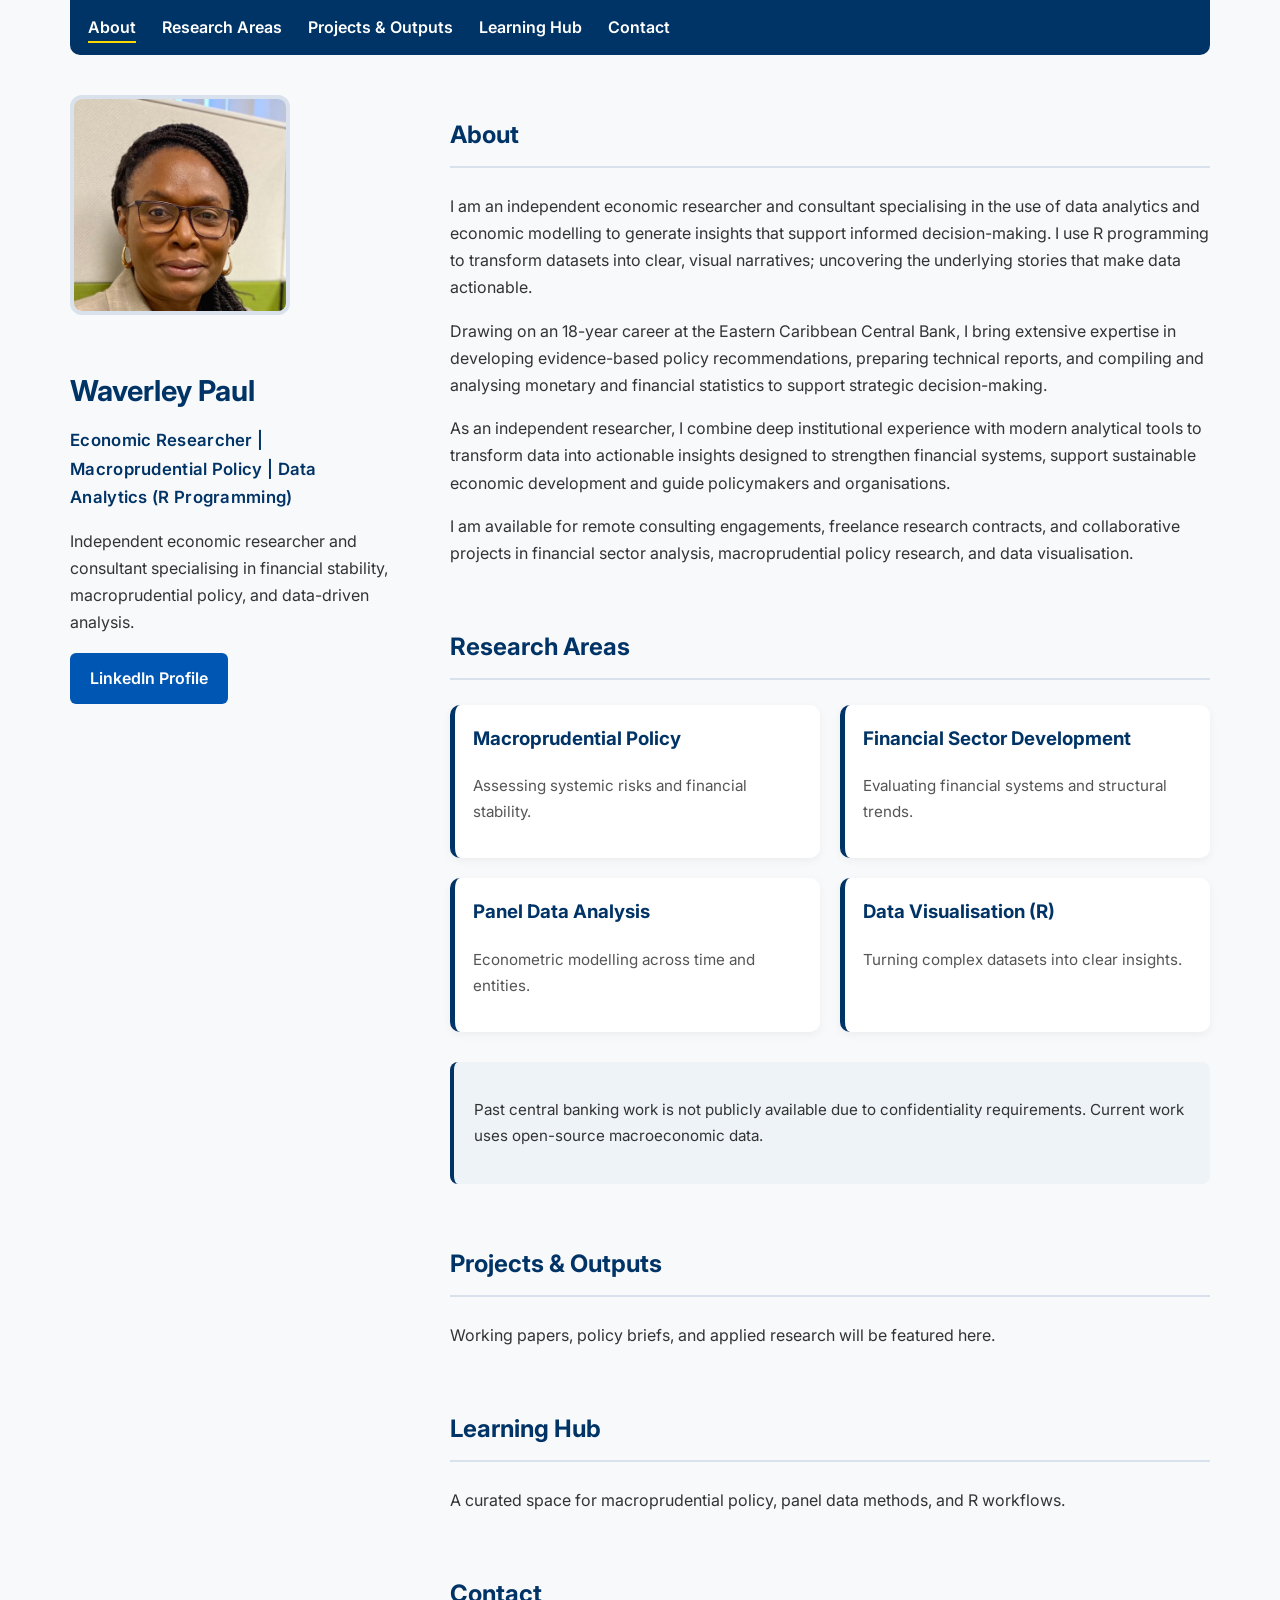
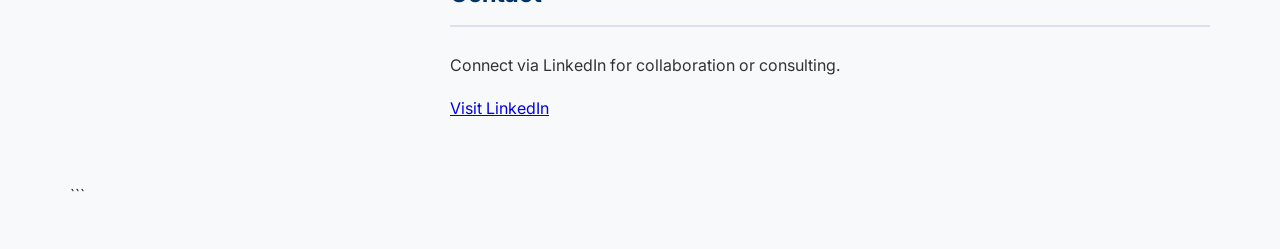
<file: index.html>
<!DOCTYPE html>
<html lang="en">
<head>
  <meta charset="UTF-8">
  <meta name="viewport" content="width=device-width, initial-scale=1.0">
  <title>Waverley Paul | Economic Researcher</title>

  <link rel="preconnect" href="https://fonts.googleapis.com">
  <link rel="preconnect" href="https://fonts.gstatic.com" crossorigin>
  <link href="https://fonts.googleapis.com/css2?family=Inter:wght@300;400;500;600;700&display=swap" rel="stylesheet">

  <style>
    * {
      box-sizing: border-box;
    }

    body {
      font-family: 'Inter', sans-serif;
      background-color: #f8f9fa;
      color: #333;
      max-width: 1200px;
      margin: 0 auto;
      padding: 0 30px 40px;
      line-height: 1.7;
    }

    /* NAVIGATION */
    nav {
      position: sticky;
      top: 0;
      z-index: 1000;
      background: #003366;
      padding: 14px 18px;
      margin-bottom: 40px;
      border-radius: 0 0 10px 10px;
    }

    nav a {
      color: white;
      text-decoration: none;
      margin-right: 22px;
      font-weight: 600;
      padding-bottom: 4px;
      transition: all 0.2s ease;
    }

    nav a:hover {
      border-bottom: 2px solid white;
    }

    nav a.active {
      border-bottom: 2px solid #ffd700;
    }

    /* LAYOUT */
    .layout {
      display: grid;
      grid-template-columns: 320px 1fr;
      gap: 60px;
      align-items: start;
    }

    .sidebar {
      position: sticky;
      top: 20px;
    }

    .content {
      min-width: 0;
    }

    /* PROFILE */
    .profile-photo {
      width: 220px;
      height: 220px;
      object-fit: cover;
      border-radius: 12px;
      border: 4px solid #d9e2ec;
      margin-bottom: 20px;
    }
     .subtitle {
      font-weight: 600;
      font-size: 1.05rem;
      color: #003366;
      margin-top: 5px;
      margin-bottom: 12px;
     letter-spacing: 0.3px;
    }
    
     h1 {
      color: #003366;
      font-size: 1.8rem;
      margin-bottom: 10px;
    }

    h2 {
      color: #003366;
      border-bottom: 2px solid #d9e2ec;
      padding-bottom: 10px;
      margin-bottom: 25px;
    }

    section {
      margin-bottom: 60px;
    }

    /* BUTTON */
    .button {
      display: inline-block;
      background: #0056b3;
      color: white;
      padding: 12px 20px;
      border-radius: 6px;
      text-decoration: none;
      font-weight: 600;
    }

    .button:hover {
      background: #003d80;
    }

    /* RESEARCH CARDS */
    .research-grid {
      display: grid;
      grid-template-columns: repeat(auto-fit, minmax(260px, 1fr));
      gap: 20px;
      overflow: visible;
    }

    .research-card {
     position: relative; /* Required for tooltip positioning */
     background: white;
     border-radius: 10px;
     padding: 18px;
     border-left: 5px solid #003366;
     box-shadow: 0 3px 10px rgba(0,0,0,0.05);
     cursor: pointer;
     transition: transform 0.2s ease, box-shadow 0.2s ease;
     overflow: visible; /* Prevent tooltip clipping */
   }

    .research-card:hover {
      transform: translateY(-5px);
      box-shadow: 0 6px 16px rgba(0,0,0,0.12);
    }

    .research-card h3 {
      margin-top: 0;
      color: #003366;
    }

    .research-card p { 
      color: #555;
      font-size: 0.95rem;
    }

    /* TOOLTIP */

  .research-tooltip {
  display: none;

  position: absolute;
  bottom: calc(100% + 10px);
  left: 50%;
  transform: translateX(-50%);

  width: 280px;
  padding: 14px;

  background: #003366;
  color: white;
  border-radius: 8px;

  box-shadow: 0 8px 20px rgba(0,0,0,0.2);
  z-index: 9999;
}

.research-tooltip::after {
  content: "";
  position: absolute;
  top: 100%;
  left: 50%;
  transform: translateX(-50%);

  border: 8px solid transparent;
  border-top-color: #003366;
}

.research-card:hover .research-tooltip {
  display: block;
}

    /* NOTE BOX */
    .research-note {
      margin-top: 30px;
      padding: 20px;
      background: #eef3f8;
      border-left: 4px solid #003366;
      border-radius: 8px;
      font-size: 0.95rem;
    }

    /* RESPONSIVE */
    @media (max-width: 768px) {
      body { padding: 0 20px 30px; }

      .layout {
        grid-template-columns: 1fr;
        gap: 30px;
      }

      .sidebar {
        position: static;
      }
    }
  </style>
</head>

<body>

<nav>
  <a href="#about">About</a>
  <a href="#research">Research Areas</a>
  <a href="#projects">Projects & Outputs</a>
  <a href="#learning">Learning Hub</a>
  <a href="#contact">Contact</a>
</nav>

<div class="layout">

  <aside class="sidebar">
    <img src="profile.jpg" class="profile-photo" alt="Waverley Paul">

    <h1>Waverley Paul</h1>

    <p class="subtitle">
  Economic Researcher | Macroprudential Policy | Data Analytics (R Programming)
   </p>

   <p class="intro">
  Independent economic researcher and consultant specialising in financial stability, macroprudential policy, and data-driven analysis.
   </p>

    <a class="button"
       href="https://www.linkedin.com/in/waverley-p-ab8663199/"
       target="_blank">
      LinkedIn Profile
    </a>
  </aside>

  <main class="content">

    <!-- ABOUT -->
    <section id="about">
  <h2>About</h2>

  <p>
    I am an independent economic researcher and consultant specialising in the use of data analytics and economic modelling to generate insights that support informed decision-making. I use R programming to transform datasets into clear, visual narratives; uncovering the underlying stories that make data actionable.
  </p>

  <p>
    Drawing on an 18-year career at the Eastern Caribbean Central Bank, I bring extensive expertise in developing evidence-based policy recommendations, preparing technical reports, and compiling and analysing monetary and financial statistics to support strategic decision-making.
  </p>

  <p>
    As an independent researcher, I combine deep institutional experience with modern analytical tools to transform data into actionable insights designed to strengthen financial systems, support sustainable economic development and guide policymakers and organisations.
  </p>

  <p>
    I am available for remote consulting engagements, freelance research contracts, and collaborative projects in financial sector analysis, macroprudential policy research, and data visualisation.
  </p>
</section>

    <!-- RESEARCH -->
    <section id="research">
      <h2>Research Areas</h2>

      <div class="research-grid">

        <div class="research-card">
         <h3>Macroprudential Policy</h3>
         <p>Assessing systemic risks and financial stability.</p>

        <div class="research-tooltip">
          Focuses on analysing financial sectors and macroeconomic data to identify emerging vulnerabilities, assess systemic risks, and develop forward-looking macroprudential frameworks.
        </div>
        </div>

        <div class="research-card">
          <h3>Financial Sector Development</h3>
          <p>Evaluating financial systems and structural trends.</p>
        
        <div class="research-tooltip">
          Analysing financial system performance and structural economic trends to identify opportunities for financial sector deepening and sustainable growth.
        </div>
        </div>

        <div class="research-card">
          <h3>Panel Data Analysis</h3>
          <p>Econometric modelling across time and entities.</p>
        
        <div class="research-tooltip">
          Applying panel data techniques to explore dynamic relationships in macroeconomic and financial datasets, providing insights into temporal and cross-sectional variations.
        </div>
        </div>

        <div class="research-card">
          <h3>Data Visualisation (R)</h3>
          <p>Turning complex datasets into clear insights.</p>
        
        <div class="research-tooltip">
          Utilising R programming to create compelling data stories, enabling stakeholders to understand complex economic relationships and trends.
        </div>
        </div>

      </div>

      <div class="research-note">
        <p>
          Past central banking work is not publicly available due to confidentiality requirements.
          Current work uses open-source macroeconomic data.
        </p>
      </div>
    </section>

    <!-- PROJECTS -->
    <section id="projects">
      <h2>Projects & Outputs</h2>
      <p>Working papers, policy briefs, and applied research will be featured here.</p>
    </section>

    <!-- LEARNING -->
    <section id="learning">
      <h2>Learning Hub</h2>
      <p>A curated space for macroprudential policy, panel data methods, and R workflows.</p>
    </section>

    <!-- CONTACT -->
    <section id="contact">
      <h2>Contact</h2>
      <p>Connect via LinkedIn for collaboration or consulting.</p>
      <a href="https://www.linkedin.com/in/waverley-p-ab8663199/" target="_blank">
        Visit LinkedIn
      </a>
    </section>

  </main>

</div>

<!-- ACTIVE NAV SCRIPT -->
<script>
  const sections = document.querySelectorAll("section");
  const navLinks = document.querySelectorAll("nav a");

  window.addEventListener("scroll", () => {
    let current = "";

    sections.forEach(section => {
      const top = section.offsetTop;
      if (pageYOffset >= top - 120) {
        current = section.getAttribute("id");
      }
    });

    navLinks.forEach(link => {
      link.classList.remove("active");
      if (link.getAttribute("href") === "#" + current) {
        link.classList.add("active");
      }
    });
  });
</script>

</body>
</html>
```
</file>
